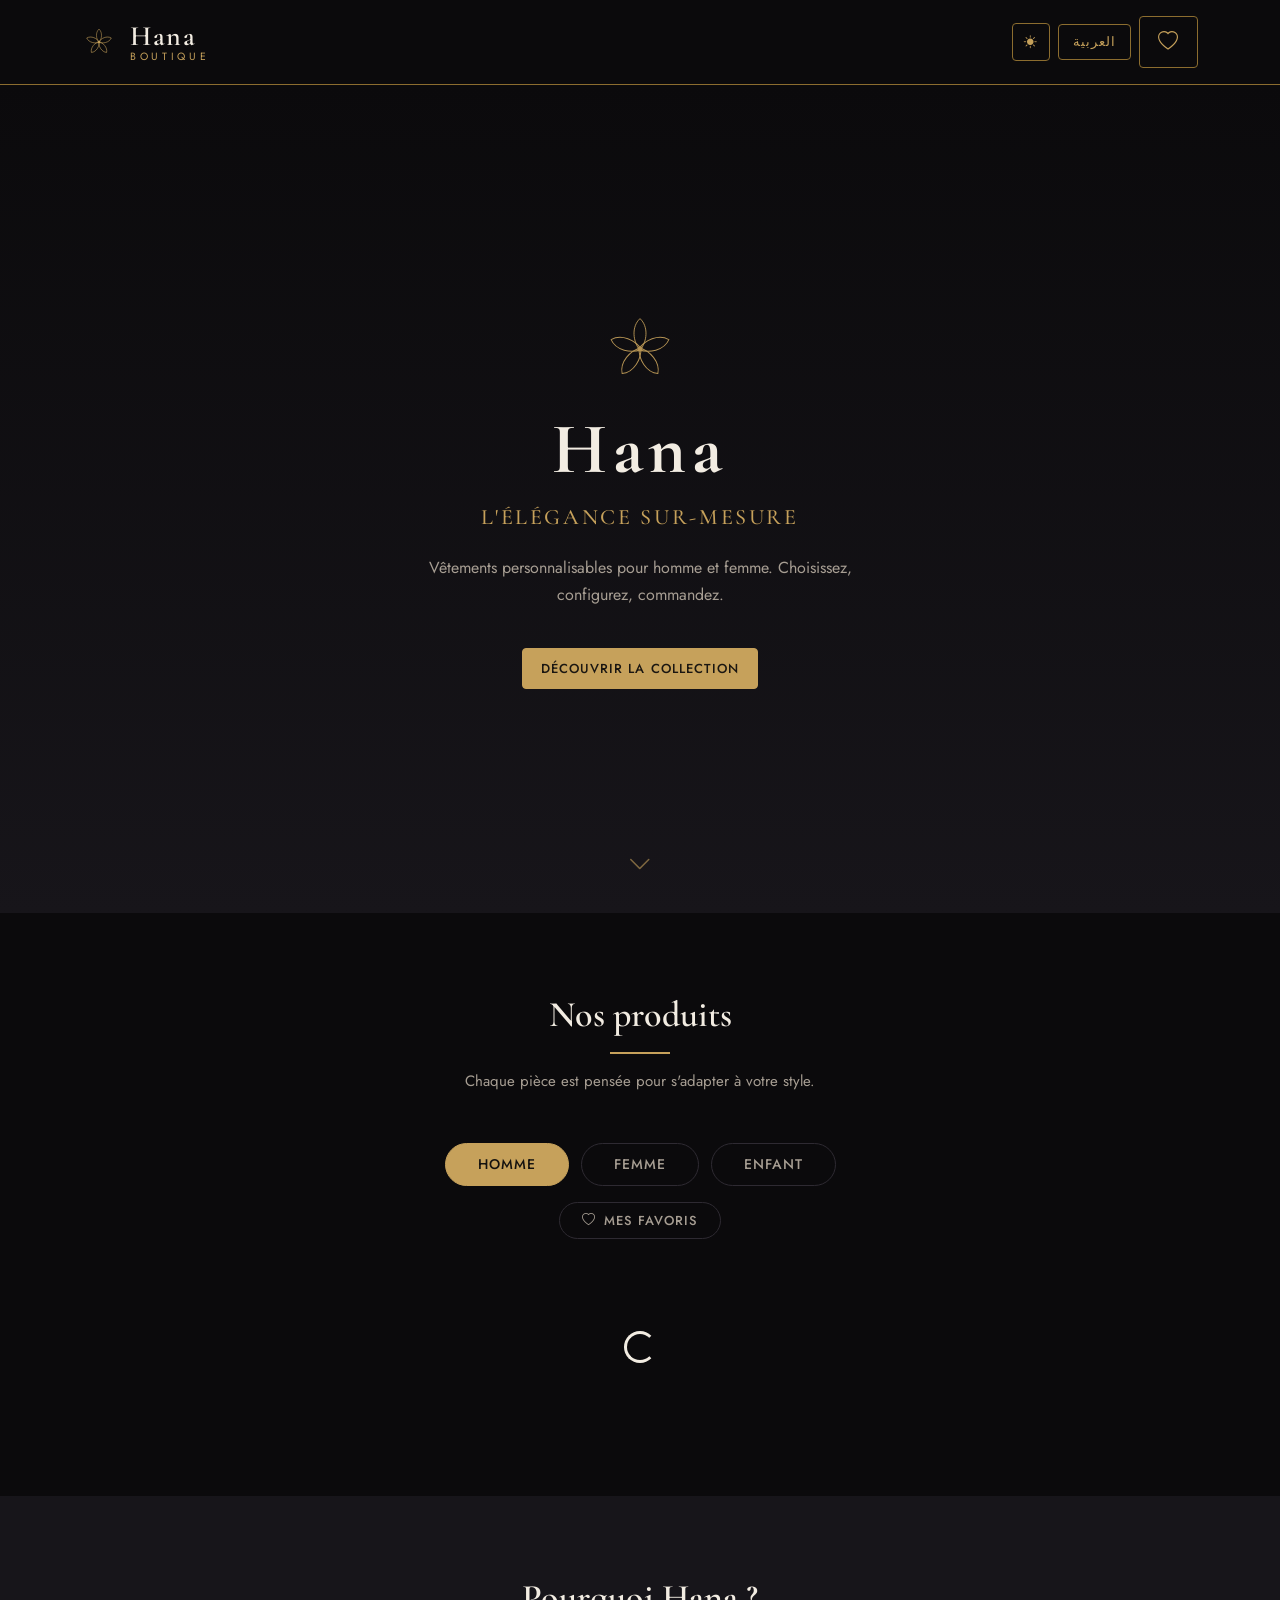
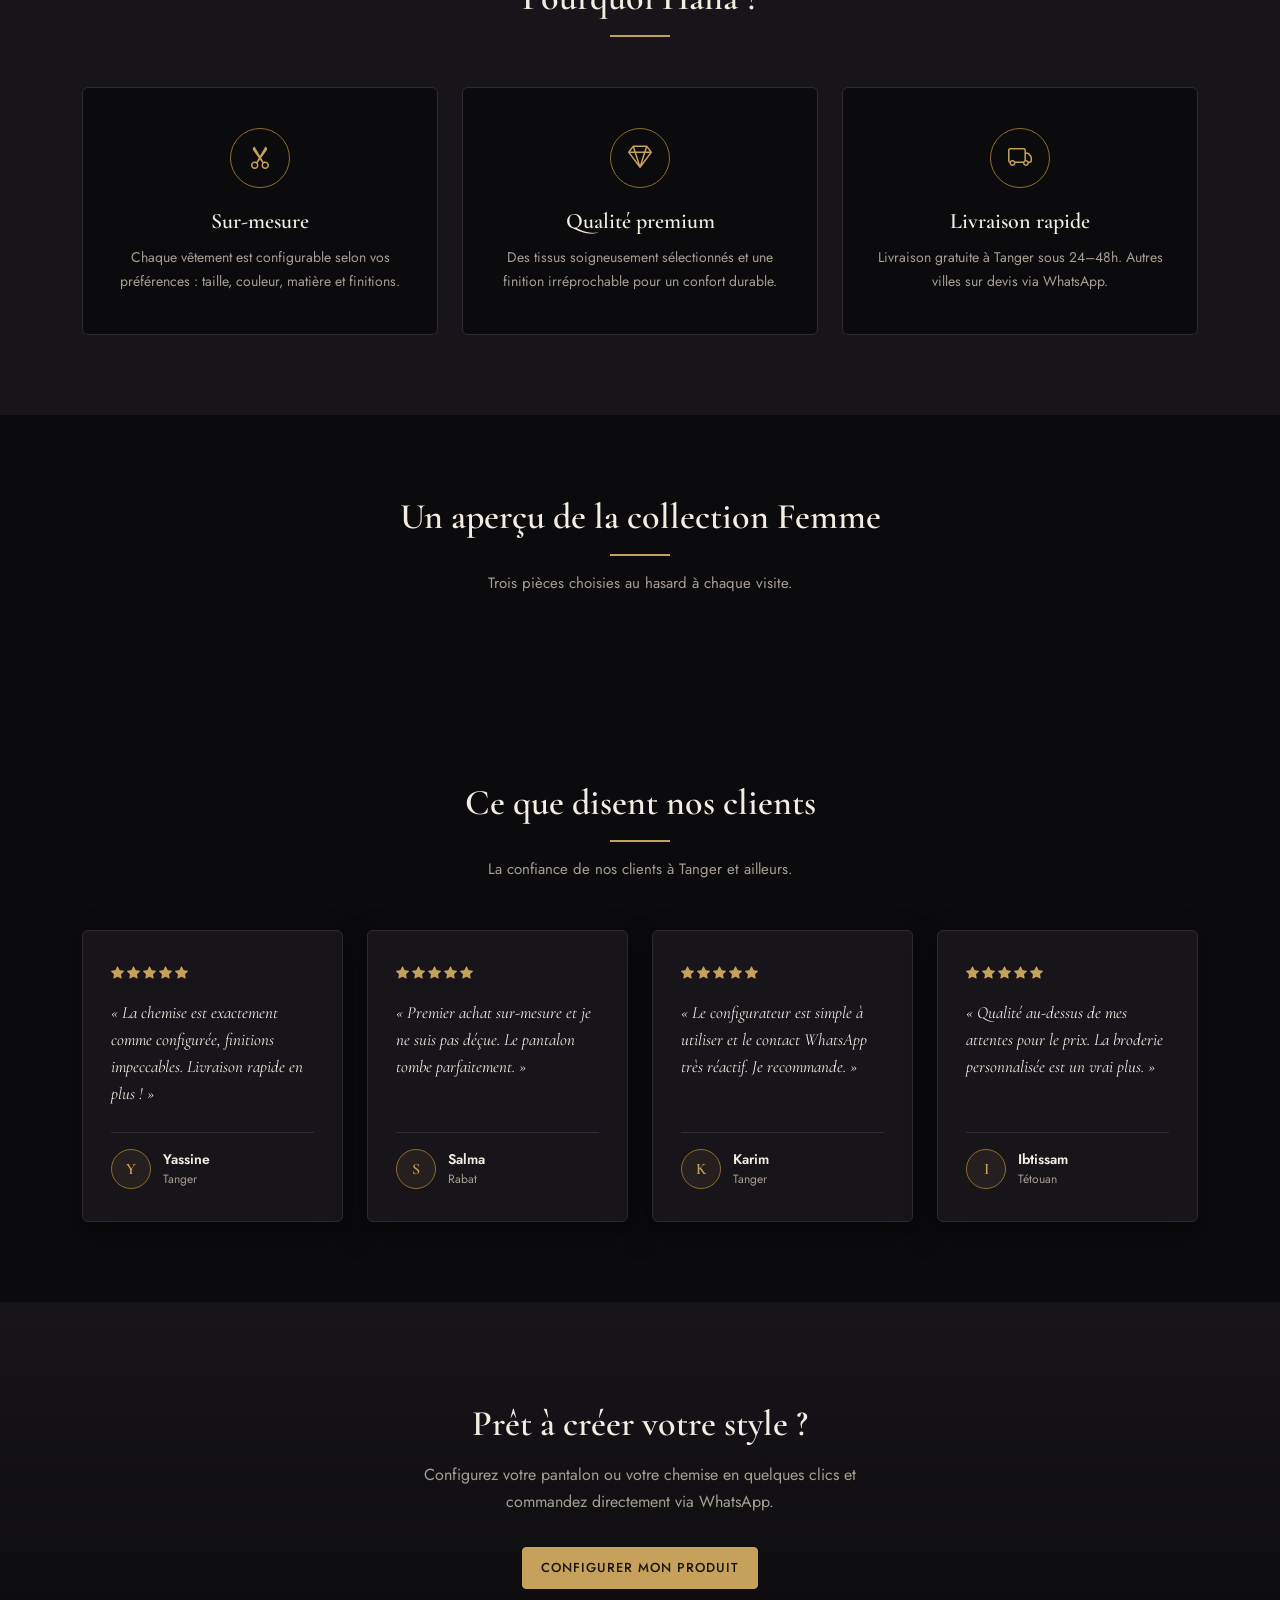
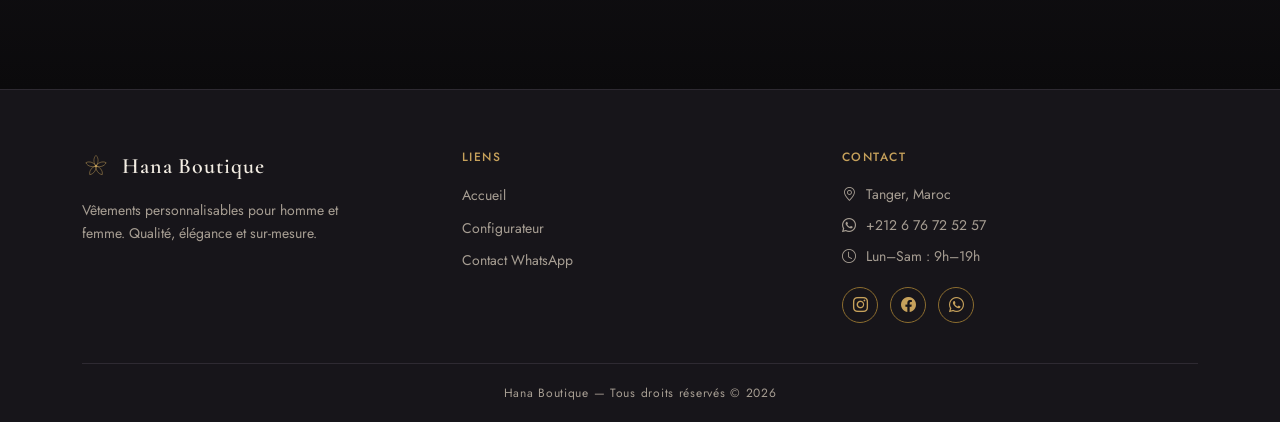
<file: index.html>
<!DOCTYPE html>
<html lang="fr">

<head>
    <meta charset="UTF-8">
    <meta name="viewport" content="width=device-width, initial-scale=1.0">
    <title>Hana Boutique — L'élégance sur-mesure</title>
    <meta name="description" content="Hana Boutique — pantalons, chemises et t-shirts pour homme personnalisables. Qualité premium, livraison rapide à Tanger.">
    <link rel="canonical" href="https://khamil-design.github.io/Hana_boutique/">

    <meta property="og:type" content="website">
    <meta property="og:title" content="Hana Boutique">
    <meta property="og:description" content="Pantalons, chemises et t-shirts pour homme personnalisables, faits sur-mesure selon vos préférences.">
    <meta property="og:image" content="https://khamil-design.github.io/Hana_boutique/images/favicon.svg">
    <meta property="og:url" content="https://khamil-design.github.io/Hana_boutique/">
    <meta property="og:locale" content="fr_FR">

    <link rel="icon" type="image/svg+xml" href="images/favicon.svg">

    <link rel="preconnect" href="https://fonts.googleapis.com">
    <link rel="preconnect" href="https://fonts.gstatic.com" crossorigin>
    <link href="https://fonts.googleapis.com/css2?family=Cormorant+Garamond:wght@500;600;700&family=Jost:wght@400;500;600&family=Cairo:wght@400;500;600;700&display=swap" rel="stylesheet">

    <link href="https://cdn.jsdelivr.net/npm/bootstrap@5.3.7/dist/css/bootstrap.min.css" rel="stylesheet">
    <link href="https://cdn.jsdelivr.net/npm/bootstrap-icons@1.13.1/font/bootstrap-icons.css" rel="stylesheet">

    <link rel="stylesheet" href="css/style.css?v=5">

    <script type="application/ld+json">
    {
      "@context": "https://schema.org",
      "@type": "ClothingStore",
      "name": "Hana Boutique",
      "description": "Pantalons, chemises et t-shirts pour homme personnalisables, faits sur-mesure.",
      "url": "https://khamil-design.github.io/Hana_boutique/",
      "image": "https://khamil-design.github.io/Hana_boutique/images/favicon.svg",
      "address": {
        "@type": "PostalAddress",
        "addressLocality": "Tanger",
        "addressCountry": "MA"
      },
      "priceRange": "25-55 DH"
    }
    </script>
</head>

<body>

    <!-- ================= HEADER ================= -->
    <header class="site-header">
        <div class="container py-3 d-flex justify-content-between align-items-center">
            <a href="index.html" class="brand text-decoration-none">
                <svg class="brand-emblem" viewBox="0 0 100 100" xmlns="http://www.w3.org/2000/svg" aria-hidden="true">
                    <g fill="none" stroke="currentColor" stroke-width="1.6" stroke-linecap="round" stroke-linejoin="round">
                        <path d="M50 52 C41 41 39 22 50 12 C61 22 59 41 50 52 Z" transform="rotate(0 50 50)"/>
                        <path d="M50 52 C41 41 39 22 50 12 C61 22 59 41 50 52 Z" transform="rotate(72 50 50)"/>
                        <path d="M50 52 C41 41 39 22 50 12 C61 22 59 41 50 52 Z" transform="rotate(144 50 50)"/>
                        <path d="M50 52 C41 41 39 22 50 12 C61 22 59 41 50 52 Z" transform="rotate(216 50 50)"/>
                        <path d="M50 52 C41 41 39 22 50 12 C61 22 59 41 50 52 Z" transform="rotate(288 50 50)"/>
                    </g>
                    <circle cx="50" cy="50" r="3.2" fill="currentColor" stroke="none"/>
                </svg>
                <div class="brand-text">
                    <span class="brand-name">Hana</span>
                    <span class="brand-subtitle">Boutique</span>
                </div>
            </a>
            <div class="d-flex align-items-center gap-2">
                <button id="btnTheme" class="btn btn-theme" aria-label="Passer au thème clair">
                    <i class="bi bi-sun-fill"></i>
                </button>
                <button id="btnLangue" class="btn btn-outline-gold btn-langue" aria-label="Changer de langue">
                    العربية
                </button>
                <button id="btnFavoris" class="btn btn-outline-gold btn-favoris-header position-relative" aria-label="Voir mes favoris">
                    <i class="bi bi-heart fs-5"></i>
                    <span id="favorisBadge" class="position-absolute top-0 start-100 translate-middle badge rounded-pill bg-danger"></span>
                </button>
            </div>
        </div>
    </header>

    <!-- ================= HERO ================= -->
    <section class="hero">
        <div class="hero-content">
            <svg class="hero-emblem" viewBox="0 0 100 100" xmlns="http://www.w3.org/2000/svg" aria-hidden="true">
                <g fill="none" stroke="currentColor" stroke-width="1.2" stroke-linecap="round" stroke-linejoin="round">
                    <path d="M50 52 C41 41 39 22 50 12 C61 22 59 41 50 52 Z" transform="rotate(0 50 50)"/>
                    <path d="M50 52 C41 41 39 22 50 12 C61 22 59 41 50 52 Z" transform="rotate(72 50 50)"/>
                    <path d="M50 52 C41 41 39 22 50 12 C61 22 59 41 50 52 Z" transform="rotate(144 50 50)"/>
                    <path d="M50 52 C41 41 39 22 50 12 C61 22 59 41 50 52 Z" transform="rotate(216 50 50)"/>
                    <path d="M50 52 C41 41 39 22 50 12 C61 22 59 41 50 52 Z" transform="rotate(288 50 50)"/>
                </g>
                <circle cx="50" cy="50" r="3.2" fill="currentColor" stroke="none"/>
            </svg>
            <h1 class="hero-title">Hana</h1>
            <p class="hero-slogan" data-i18n="slogan">L'élégance sur-mesure</p>
            <p class="hero-subtitle" data-i18n="heroSubtitle">Pantalons et chemises personnalisables pour homme. Choisissez, configurez, commandez.</p>
            <a href="configurateur.html" class="btn btn-hero" data-i18n="decouvrirCollection">
                <i class="bi bi-arrow-right-circle me-2"></i>Découvrir la collection
            </a>
        </div>
        <div class="hero-scroll">
            <i class="bi bi-chevron-down"></i>
        </div>
    </section>

    <!-- ================= NOS PRODUITS ================= -->
    <section class="section-produits">
        <div class="container">
            <div class="section-header text-center">
                <h2 class="section-title" data-i18n="nosProduits">Nos produits</h2>
                <div class="section-separator"></div>
                <p class="section-subtitle" data-i18n="produitsSubtitle">Chaque pièce est pensée pour s'adapter à votre style.</p>
            </div>

            <div class="genre-tabs" role="tablist">
                <button type="button" class="genre-tab active" data-genre="homme" role="tab" aria-selected="true" data-i18n="ongletHomme">Homme</button>
                <button type="button" class="genre-tab" data-genre="femme" role="tab" aria-selected="false" data-i18n="ongletFemme">Femme</button>
                 <button type="button" class="genre-tab" data-genre="enfant" role="tab" aria-selected="false" data-i18n="ongletEnfant">Enfant</button>
            </div>
            <div class="favoris-filtre">
                <button type="button" id="btnFiltreFavoris" class="btn-filtre-favoris" aria-pressed="false" aria-label="Afficher uniquement mes favoris">
                    <i class="bi bi-heart me-2"></i>
                    <span data-i18n="mesFavoris">Mes favoris</span>
                </button>
            </div>
            <div id="produitsGrid" class="row g-4">
                <!-- Généré dynamiquement par accueil.js -->
                <div class="col-12 text-center py-5">
                    <div class="spinner-border text-gold" role="status">
                        <span class="visually-hidden">Chargement...</span>
                    </div>
                </div>
            </div>
        </div>
    </section>

    <!-- ================= POURQUOI HANA ================= -->
    <section class="section-avantages">
        <div class="container">
            <div class="section-header text-center">
                <h2 class="section-title" data-i18n="pourquoiHana">Pourquoi Hana ?</h2>
                <div class="section-separator"></div>
            </div>
            <div class="row g-4">
                <div class="col-md-4">
                    <div class="avantage-card">
                        <div class="avantage-icone">
                            <i class="bi bi-scissors"></i>
                        </div>
                        <h4 data-i18n="avantage1Titre">Sur-mesure</h4>
                        <p data-i18n="avantage1Texte">Chaque vêtement est configurable selon vos préférences : taille, couleur, matière et finitions.</p>
                    </div>
                </div>
                <div class="col-md-4">
                    <div class="avantage-card">
                        <div class="avantage-icone">
                            <i class="bi bi-gem"></i>
                        </div>
                        <h4 data-i18n="avantage2Titre">Qualité premium</h4>
                        <p data-i18n="avantage2Texte">Des tissus soigneusement sélectionnés et une finition irréprochable pour un confort durable.</p>
                    </div>
                </div>
                <div class="col-md-4">
                    <div class="avantage-card">
                        <div class="avantage-icone">
                            <i class="bi bi-truck"></i>
                        </div>
                        <h4 data-i18n="avantage3Titre">Livraison rapide</h4>
                        <p data-i18n="avantage3Texte">Livraison gratuite à Tanger sous 24–48h. Autres villes sur devis via WhatsApp.</p>
                    </div>
                </div>
            </div>
        </div>
    </section>

    <!-- ================= APERÇU ALÉATOIRE (FEMME) ================= -->
    <section class="section-apercu">
        <div class="container">
            <div class="section-header text-center">
                <h2 class="section-title" data-i18n="apercuTitre">Un aperçu de la collection Femme</h2>
                <div class="section-separator"></div>
                <p class="section-subtitle" data-i18n="apercuSubtitle">Trois pièces choisies au hasard à chaque visite.</p>
            </div>
            <div class="row g-4" id="apercuGrid"></div>
        </div>
    </section>

    <!-- ================= AVIS CLIENTS ================= -->
    <section class="section-avis">
        <div class="container">
            <div class="section-header text-center">
                <h2 class="section-title" data-i18n="avisTitre">Ce que disent nos clients</h2>
                <div class="section-separator"></div>
                <p class="section-subtitle" data-i18n="avisSubtitle">La confiance de nos clients à Tanger et ailleurs.</p>
            </div>
            <div class="row g-4">
                <div class="col-md-6 col-lg-3">
                    <div class="avis-card">
                        <div class="avis-etoiles">
                            <i class="bi bi-star-fill"></i><i class="bi bi-star-fill"></i><i class="bi bi-star-fill"></i><i class="bi bi-star-fill"></i><i class="bi bi-star-fill"></i>
                        </div>
                        <p class="avis-texte" data-i18n="avis1Texte">« La chemise est exactement comme configurée, finitions impeccables. Livraison rapide en plus ! »</p>
                        <div class="avis-auteur">
                            <div class="avis-avatar">Y</div>
                            <div>
                                <div class="avis-nom">Yassine</div>
                                <div class="avis-ville">Tanger</div>
                            </div>
                        </div>
                    </div>
                </div>
                <div class="col-md-6 col-lg-3">
                    <div class="avis-card">
                        <div class="avis-etoiles">
                            <i class="bi bi-star-fill"></i><i class="bi bi-star-fill"></i><i class="bi bi-star-fill"></i><i class="bi bi-star-fill"></i><i class="bi bi-star-fill"></i>
                        </div>
                        <p class="avis-texte" data-i18n="avis2Texte">« Premier achat sur-mesure et je ne suis pas déçue. Le pantalon tombe parfaitement. »</p>
                        <div class="avis-auteur">
                            <div class="avis-avatar">S</div>
                            <div>
                                <div class="avis-nom">Salma</div>
                                <div class="avis-ville">Rabat</div>
                            </div>
                        </div>
                    </div>
                </div>
                <div class="col-md-6 col-lg-3">
                    <div class="avis-card">
                        <div class="avis-etoiles">
                            <i class="bi bi-star-fill"></i><i class="bi bi-star-fill"></i><i class="bi bi-star-fill"></i><i class="bi bi-star-fill"></i><i class="bi bi-star-fill"></i>
                        </div>
                        <p class="avis-texte" data-i18n="avis3Texte">« Le configurateur est simple à utiliser et le contact WhatsApp très réactif. Je recommande. »</p>
                        <div class="avis-auteur">
                            <div class="avis-avatar">K</div>
                            <div>
                                <div class="avis-nom">Karim</div>
                                <div class="avis-ville">Tanger</div>
                            </div>
                        </div>
                    </div>
                </div>
                <div class="col-md-6 col-lg-3">
                    <div class="avis-card">
                        <div class="avis-etoiles">
                            <i class="bi bi-star-fill"></i><i class="bi bi-star-fill"></i><i class="bi bi-star-fill"></i><i class="bi bi-star-fill"></i><i class="bi bi-star-fill"></i>
                        </div>
                        <p class="avis-texte" data-i18n="avis4Texte">« Qualité au-dessus de mes attentes pour le prix. La broderie personnalisée est un vrai plus. »</p>
                        <div class="avis-auteur">
                            <div class="avis-avatar">I</div>
                            <div>
                                <div class="avis-nom">Ibtissam</div>
                                <div class="avis-ville">Tétouan</div>
                            </div>
                        </div>
                    </div>
                </div>
            </div>
        </div>
    </section>

    <!-- ================= CTA FINAL ================= -->
    <section class="section-cta">
        <div class="container text-center">
            <h2 class="cta-title" data-i18n="ctaTitre">Prêt à créer votre style ?</h2>
            <p class="cta-subtitle" data-i18n="ctaSubtitle">Configurez votre pantalon ou votre chemise en quelques clics et commandez directement via WhatsApp.</p>
            <a href="configurateur.html" class="btn btn-hero btn-hero-lg" data-i18n="ctaBouton">
                <i class="bi bi-sliders me-2"></i>Configurer mon produit
            </a>
        </div>
    </section>

    <!-- ================= FOOTER ================= -->
    <footer class="footer-main">
        <div class="container">
            <div class="row g-4">
                <div class="col-lg-4">
                    <div class="footer-brand">
                        <svg class="footer-emblem" viewBox="0 0 100 100" xmlns="http://www.w3.org/2000/svg" aria-hidden="true">
                            <g fill="none" stroke="currentColor" stroke-width="1.6" stroke-linecap="round" stroke-linejoin="round">
                                <path d="M50 52 C41 41 39 22 50 12 C61 22 59 41 50 52 Z" transform="rotate(0 50 50)"/>
                                <path d="M50 52 C41 41 39 22 50 12 C61 22 59 41 50 52 Z" transform="rotate(72 50 50)"/>
                                <path d="M50 52 C41 41 39 22 50 12 C61 22 59 41 50 52 Z" transform="rotate(144 50 50)"/>
                                <path d="M50 52 C41 41 39 22 50 12 C61 22 59 41 50 52 Z" transform="rotate(216 50 50)"/>
                                <path d="M50 52 C41 41 39 22 50 12 C61 22 59 41 50 52 Z" transform="rotate(288 50 50)"/>
                            </g>
                            <circle cx="50" cy="50" r="3.2" fill="currentColor" stroke="none"/>
                        </svg>
                        <span class="footer-brand-name">Hana Boutique</span>
                    </div>
                    <p class="footer-desc" data-i18n="footerDesc">Pantalons et chemises personnalisables pour homme. Qualité, élégance et sur-mesure.</p>
                </div>
                <div class="col-lg-4">
                    <h5 class="footer-title" data-i18n="footerLiens">Liens</h5>
                    <ul class="footer-links">
                        <li><a href="index.html" data-i18n="accueil">Accueil</a></li>
                        <li><a href="configurateur.html" data-i18n="configurateur">Configurateur</a></li>
                        <li><a href="https://wa.me/212676725257" target="_blank" data-i18n="contactWhatsApp">Contact WhatsApp</a></li>
                    </ul>
                </div>
                <div class="col-lg-4">
                    <h5 class="footer-title" data-i18n="footerContact">Contact</h5>
                    <ul class="footer-contact">
                        <li><i class="bi bi-geo-alt"></i> Tanger, Maroc</li>
                        <li><a href="https://wa.me/212676725257" target="_blank"><i class="bi bi-whatsapp"></i> +212 6 76 72 52 57</a></li>
                        <li><i class="bi bi-clock"></i> Lun–Sam : 9h–19h</li>
                    </ul>
                    <div class="footer-socials">
                        <a href="#" aria-label="Instagram"><i class="bi bi-instagram"></i></a>
                        <a href="#" aria-label="Facebook"><i class="bi bi-facebook"></i></a>
                        <a href="https://wa.me/212676725257" target="_blank" aria-label="WhatsApp"><i class="bi bi-whatsapp"></i></a>
                    </div>
                </div>
            </div>
            <div class="footer-bottom">
                <p id="footerText">Hana Boutique — Tous droits réservés © 2026</p>
            </div>
        </div>
    </footer>

    <!-- ================= SCRIPTS ================= -->
    <script type="module" src="js/accueil.js?v=5"></script>
    <script src="https://cdn.jsdelivr.net/npm/bootstrap@5.3.7/dist/js/bootstrap.bundle.min.js"></script>

    <div id="toastContainer" class="toast-container" role="status" aria-live="polite"></div>
<!-- Bouton ScrollToTop -->
<button class="scroll-to-top" id="scrollTopBtn" aria-label="Remonter en haut">
  <svg viewBox="0 0 24 24" fill="none" stroke="currentColor" stroke-width="2.2" stroke-linecap="round" stroke-linejoin="round">
    <path d="M18 15l-6-6-6 6"/>
  </svg>
</button>

<script>
(function() {
  const btn = document.getElementById('scrollTopBtn');

  window.addEventListener('scroll', function() {
    if (window.scrollY > 300) {
      btn.classList.add('visible');
    } else {
      btn.classList.remove('visible');
    }
  });

  btn.addEventListener('click', function() {
    window.scrollTo({ top: 0, behavior: 'smooth' });
  });
})();
</script>
</body>

</html>
</file>
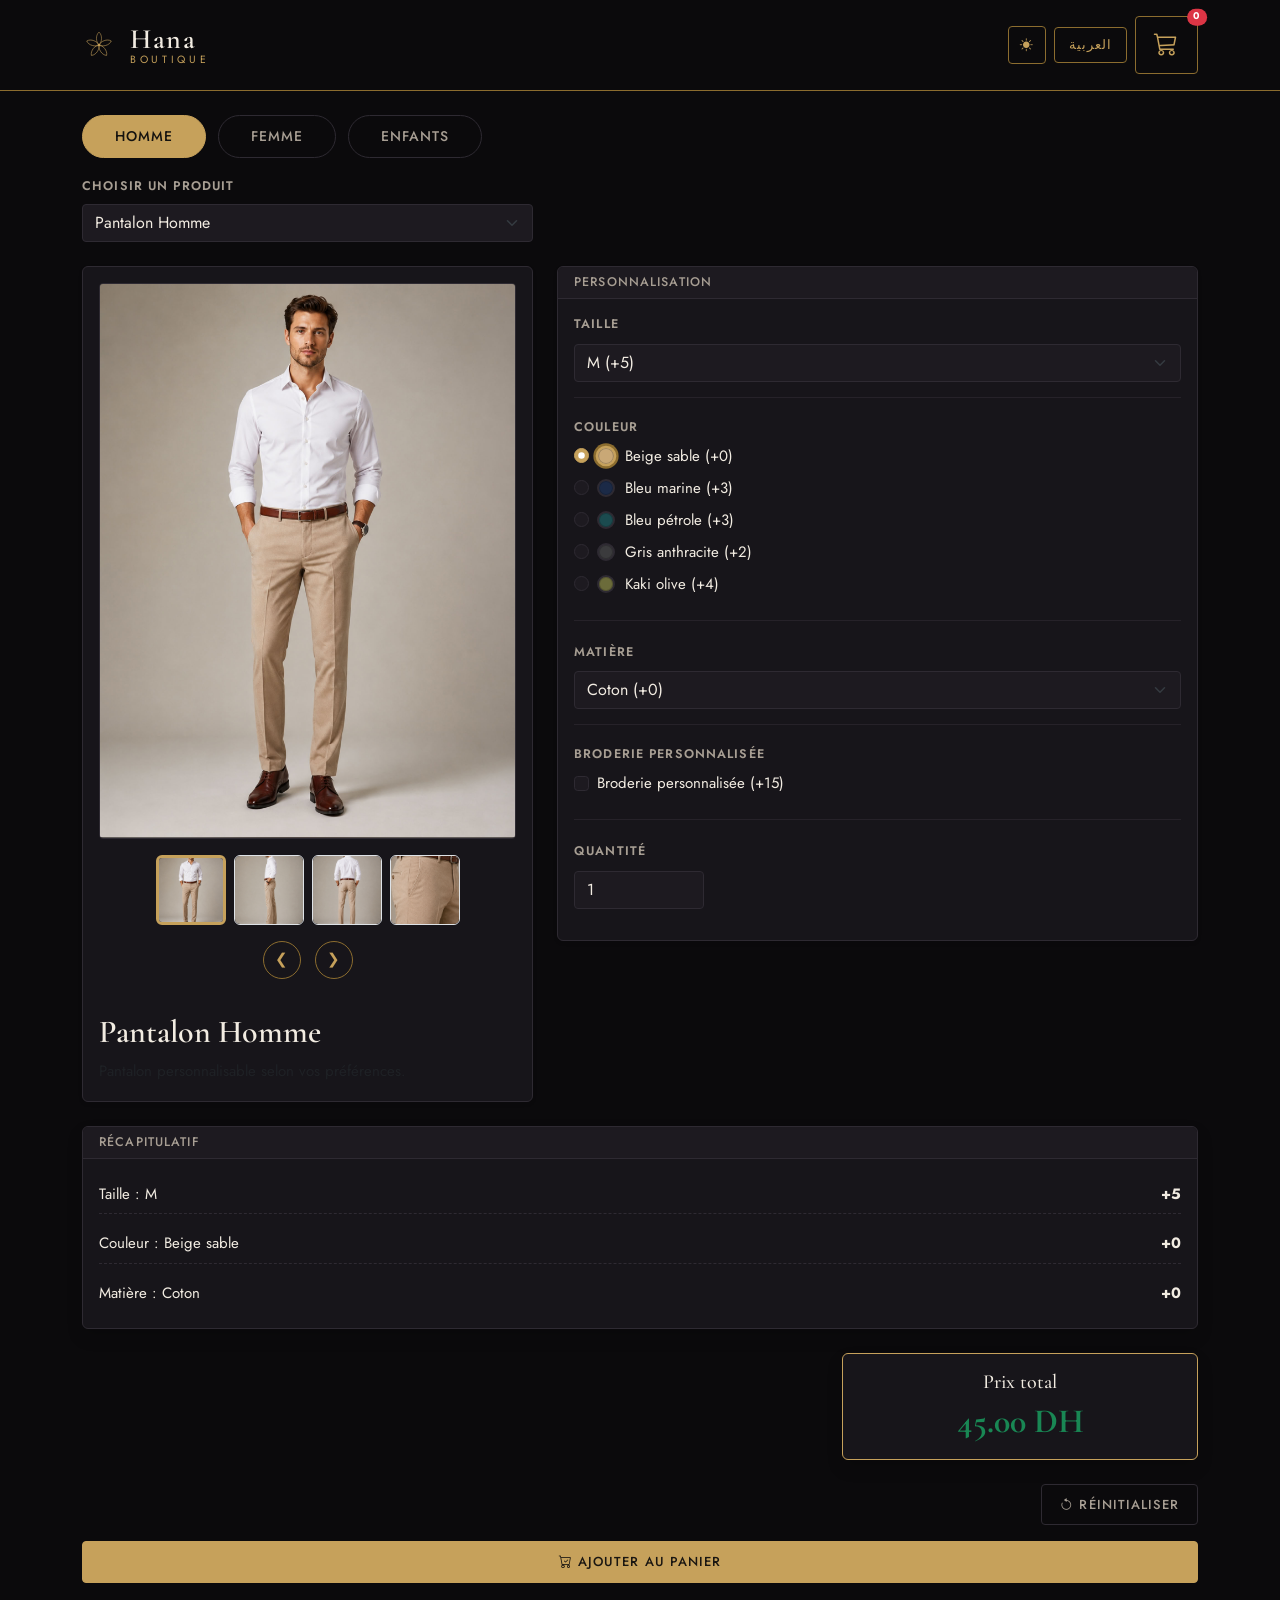
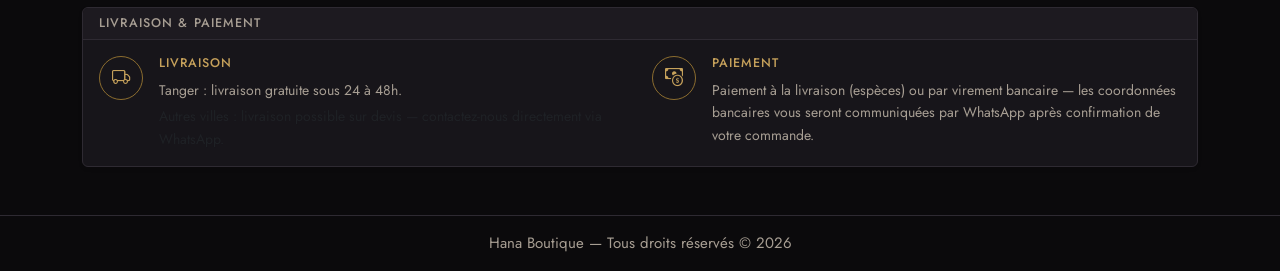
<file: configurateur.html>
<!DOCTYPE html>
<html lang="fr">

<head>

    <meta charset="UTF-8">
    <meta name="viewport" content="width=device-width, initial-scale=1.0">

    <title>Hana Boutique — Configurateur</title>

    <meta name="description" content="Hana Boutique — pantalons, chemises et t-shirts pour homme personnalisables : choisissez la couleur, la taille et les finitions, et commandez directement via WhatsApp.">
    <link rel="canonical" href="https://khamil-design.github.io/Hana_boutique/configurateur.html">

    <!-- Open Graph -->
    <meta property="og:type" content="website">
    <meta property="og:title" content="Hana Boutique — Configurateur">
    <meta property="og:description" content="Pantalons, chemises et t-shirts pour homme personnalisables, faits sur-mesure selon vos préférences.">
    <meta property="og:image" content="https://khamil-design.github.io/Hana_boutique/images/favicon.svg">
    <meta property="og:url" content="https://khamil-design.github.io/Hana_boutique/configurateur.html">
    <meta property="og:locale" content="fr_FR">

    <!-- Favicon -->
    <link rel="icon" type="image/svg+xml" href="images/favicon.svg">

    <!-- Polices -->
    <link rel="preconnect" href="https://fonts.googleapis.com">
    <link rel="preconnect" href="https://fonts.gstatic.com" crossorigin>
    <link href="https://fonts.googleapis.com/css2?family=Cormorant+Garamond:wght@500;600;700&family=Jost:wght@400;500;600&family=Cairo:wght@400;500;600;700&display=swap" rel="stylesheet">

    <!-- Bootstrap -->
    <link id="bootstrapCss" href="https://cdn.jsdelivr.net/npm/bootstrap@5.3.7/dist/css/bootstrap.min.css" rel="stylesheet">

    <!-- Bootstrap Icons -->
    <link href="https://cdn.jsdelivr.net/npm/bootstrap-icons@1.13.1/font/bootstrap-icons.css" rel="stylesheet">

    <!-- Feuille de style -->
    <link rel="stylesheet" href="css/style.css?v=3">

</head>

<body>

    <!-- ================= HEADER ================= -->

<header class="site-header">

    <div class="container py-3 d-flex justify-content-between align-items-center">

        <a href="index.html" class="brand text-decoration-none">

            <svg class="brand-emblem" viewBox="0 0 100 100" xmlns="http://www.w3.org/2000/svg" aria-hidden="true">
                <g fill="none" stroke="currentColor" stroke-width="1.6" stroke-linecap="round" stroke-linejoin="round">
                    <path d="M50 52 C41 41 39 22 50 12 C61 22 59 41 50 52 Z" transform="rotate(0 50 50)"/>
                    <path d="M50 52 C41 41 39 22 50 12 C61 22 59 41 50 52 Z" transform="rotate(72 50 50)"/>
                    <path d="M50 52 C41 41 39 22 50 12 C61 22 59 41 50 52 Z" transform="rotate(144 50 50)"/>
                    <path d="M50 52 C41 41 39 22 50 12 C61 22 59 41 50 52 Z" transform="rotate(216 50 50)"/>
                    <path d="M50 52 C41 41 39 22 50 12 C61 22 59 41 50 52 Z" transform="rotate(288 50 50)"/>
                </g>
                <circle cx="50" cy="50" r="3.2" fill="currentColor" stroke="none"/>
            </svg>

            <div class="brand-text">
                <span class="brand-name">Hana</span>
                <span class="brand-subtitle">Boutique</span>
            </div>

        </a>

        <div class="d-flex align-items-center gap-2">

            <button
                id="btnTheme"
                class="btn btn-theme"
                aria-label="Passer au thème clair">
                <i class="bi bi-sun-fill"></i>
            </button>

            <button
                id="btnLangue"
                class="btn btn-outline-gold btn-langue"
                aria-label="Changer de langue">
                العربية
            </button>

            <button
                class="btn btn-outline-gold position-relative"
                id="btnPanier"
                data-bs-toggle="offcanvas"
                data-bs-target="#panierCanvas"
                aria-label="Voir le panier"
                data-i18n-aria="voirLePanier">
                <i class="bi bi-cart3 fs-4"></i>
                <span
                    id="cartBadge"
                    class="position-absolute top-0 start-100 translate-middle badge rounded-pill bg-danger">
                    0
                </span>
            </button>

        </div>

    </div>

</header>

    <!-- ================= CONTENU ================= -->

    <main class="container my-4">

        <!-- ================= SELECTEUR DE PRODUIT ================= -->

        <div class="genre-tabs genre-tabs-inline mb-3" role="tablist">
            <button type="button" class="genre-tab active" data-genre="homme" role="tab" aria-selected="true" data-i18n="ongletHomme">Homme</button>
            <button type="button" class="genre-tab" data-genre="femme" role="tab" aria-selected="false" data-i18n="ongletFemme">Femme</button>
             <button type="button" class="genre-tab" data-genre="enfant" role="tab" aria-selected="false" data-i18n="ongletEnfant">Enfants</button>
        </div>

        <div class="row mb-4">
            <div class="col-md-5">
                <label for="productSelector" class="form-label fw-semibold" data-i18n="choisirProduit">
                    Choisir un produit
                </label>
                <select id="productSelector" class="form-select">
                </select>
            </div>
        </div>

        <div class="row">

            <!-- IMAGE PRODUIT -->
            <div class="col-lg-5">
                <div class="card shadow-sm">
                <div class="gallery">
    <div class="gallery-viewer">
        <div class="gallery-image-box">
            <div id="productImageBackdrop" class="product-image-backdrop" aria-hidden="true"></div>
            <img id="productImage" class="img-fluid">
        </div>
    </div>
    <div class="gallery-nav">
        <button id="galleryPrev" class="gallery-btn" aria-label="Photo précédente" data-i18n-aria="photoPrecedente">
            ❮
        </button>
        <button id="galleryNext" class="gallery-btn" aria-label="Photo suivante" data-i18n-aria="photoSuivante">
            ❯
        </button>
    </div>
</div>
                    <div class="card-body">
                        <h1 id="productTitle" class="product-title mb-2">Chargement...</h1>
                        <p id="productDescription" class="text-muted mb-0">Description...</p>
                    </div>
                </div>
            </div>

            <!-- CONFIGURATION -->
            <div class="col-lg-7">
                <div class="card shadow-sm">
                    <div class="card-header">
                        <h4 class="mb-0" data-i18n="personnalisation">Personnalisation</h4>
                    </div>
                    <div class="card-body">
                        <form id="configForm">
                        </form>
                    </div>
                </div>
            </div>
        </div>

        <!-- ================= RECAP ================= -->
        <div class="row mt-4">
            <div class="col-12">
                <div class="card shadow">
                    <div class="card-header">
                        <h4 class="mb-0" data-i18n="recapitulatif">Récapitulatif</h4>
                    </div>
                    <div class="card-body">
                        <div id="summary"></div>
                    </div>
                </div>
            </div>
        </div>

        <!-- ================= PRIX ================= -->
        <div class="row mt-4">
            <div class="col-lg-8"></div>
            <div class="col-lg-4">
                <div class="card border-success shadow">
                    <div class="card-body text-center">
                        <h5 data-i18n="prixTotalTitre">Prix total</h5>
                        <div id="totalPrice" class="display-5 text-success" role="text">0 DH</div>
                    </div>
                </div>
            </div>
        </div>

        <!-- ================= ACTIONS ================= -->
        <div class="row mt-4">
            <div class="col text-end">
                <button id="btnReset" class="btn btn-outline-secondary">
                    <i class="bi bi-arrow-counterclockwise"></i>
                    <span data-i18n="reinitialiser">Réinitialiser</span>
                </button>
            </div>
        </div>
        <div class="row mt-3">
            <div class="col">
                <button id="btnOrder" class="btn btn-success w-100">
                    <i class="bi bi-cart-check"></i>
                    <span data-i18n="ajouterAuPanier">Ajouter au panier</span>
                </button>
            </div>
        </div>

        <!-- ================= LIVRAISON & PAIEMENT ================= -->
        <div class="row mt-4">
            <div class="col-12">
                <div class="card shadow-sm">
                    <div class="card-header">
                        <h4 class="mb-0" data-i18n="livraisonPaiementTitre">Livraison &amp; Paiement</h4>
                    </div>
                    <div class="card-body">
                        <div class="row g-4">
                            <div class="col-md-6 info-bloc">
                                <div class="info-icone">
                                    <i class="bi bi-truck"></i>
                                </div>
                                <div>
                                    <h6 data-i18n="livraisonTitre">Livraison</h6>
                                    <p class="mb-1" data-i18n="livraisonTanger">Tanger : livraison gratuite sous 24 à 48h.</p>
                                    <p class="mb-0 text-muted" data-i18n="livraisonAutres">Autres villes : livraison possible sur devis — contactez-nous directement via WhatsApp.</p>
                                </div>
                            </div>
                            <div class="col-md-6 info-bloc">
                                <div class="info-icone">
                                    <i class="bi bi-cash-coin"></i>
                                </div>
                                <div>
                                    <h6 data-i18n="paiementTitre">Paiement</h6>
                                    <p class="mb-0" data-i18n="paiementTexte">Paiement à la livraison (espèces) ou par virement bancaire — les coordonnées bancaires vous seront communiquées par WhatsApp après confirmation de votre commande.</p>
                                </div>
                            </div>
                        </div>
                    </div>
                </div>
            </div>
        </div>
    </main>

<!-- ================= PANIER ================= -->

<div class="offcanvas offcanvas-end" tabindex="-1" id="panierCanvas">

    <div class="offcanvas-header">

        <h4>
            <i class="bi bi-cart3"></i>
            <span data-i18n="monPanier">Mon panier</span>
        </h4>

        <div class="d-flex align-items-center gap-2">
            <button
                id="btnViderPanier"
                class="btn btn-sm btn-outline-danger"
                data-i18n="viderPanier">
                Vider
            </button>
            <button
                class="btn-close"
                data-bs-dismiss="offcanvas"
                aria-label="Fermer"
                data-i18n-aria="fermer">
            </button>
        </div>

    </div>

    <div class="offcanvas-body">

        <div id="cartItems">
            <p class="text-muted">Votre panier est vide.</p>
        </div>

        <hr>

        <div class="d-flex justify-content-between">
            <strong data-i18n="totalLabel">Total :</strong>
            <strong id="cartTotal">0 DH</strong>
        </div>

        <div class="d-grid mt-4">
            <button class="btn btn-success" id="btnCheckout">
                <span data-i18n="commander">Commander</span>
            </button>
        </div>

    </div>

</div>

    <!-- ================= FOOTER ================= -->

    <footer class="mt-5 py-3">
        <div class="container text-center" id="footerText">
            Hana Boutique — Tous droits réservés
        </div>
    </footer>

    <!-- ================= TOASTS ================= -->
    <div id="toastContainer" class="toast-container" role="status" aria-live="polite"></div>

    <!-- ================= SCRIPTS ================= -->
    <script type="module" src="js/app.js?v=3"></script>
    <script src="https://cdn.jsdelivr.net/npm/bootstrap@5.3.7/dist/js/bootstrap.bundle.min.js"></script>
</body>

</html>
</file>
<file: css/style.css>
/* =====================================================
   HANA BOUTIQUE
   style.css — identité chic & élégante
   Thèmes : Sombre (dark) & Clair (light)
===================================================== */

/* =====================================================
   VARIABLES — Thème SOMBRE (par défaut)
===================================================== */

:root {
    --bg:            #0B0A0C;
    --surface:       #17151A;
    --surface-alt:   #1D1A20;
    --border:        #2E2A32;
    --border-soft:   #262229;
    --gold:          #C6A15B;
    --gold-soft:     #E4C989;
    --gold-deep:     #8C6D2F;
    --text:          #F2ECE2;
    --text-muted:    #A79E93;
    --success:       #3E7A67;
    --danger:        #B0524C;
    --whatsapp:      #25D366;
    --font-display:  'Cormorant Garamond', Georgia, serif;
    --font-body:     'Jost', 'Segoe UI', Arial, sans-serif;
    --font-arabe:    'Cairo', 'Segoe UI', Tahoma, sans-serif;
    --radius: 4px;
    --radius-lg: 6px;
    --transition: .30s;
    --shadow: 0 10px 30px rgba(0,0,0,.35);
}

/* =====================================================
   VARIABLES — Thème CLAIR
===================================================== */

[data-theme="light"] {
    --bg:            #F8F6F3;
    --surface:       #FFFFFF;
    --surface-alt:   #F2EFEA;
    --border:        #E5E2DE;
    --border-soft:   #EDEAE6;
    --gold:          #C6A15B;
    --gold-soft:     #A88940;
    --gold-deep:     #8C6D2F;
    --text:          #1A1A1A;
    --text-muted:    #8A8279;
    --success:       #3E7A67;
    --danger:        #B0524C;
    --whatsapp:      #25D366;
    --shadow: 0 10px 30px rgba(0,0,0,.08);
}

/* =====================================================
   GÉNÉRAL
===================================================== */

body{
    background:var(--bg);
    color:var(--text);
    font-family:var(--font-body);
    font-size:15px;
    transition: background-color .35s ease, color .35s ease;
}

h1,h2,h3,h4,h5,h6{
    font-family:var(--font-display);
    color:var(--text);
    transition: color .35s ease;
}

a{
    color:var(--gold);
}

.form-label,
.option-title,
.card-header h4,
.summary-label{
    font-family:var(--font-body);
    text-transform:uppercase;
    letter-spacing:.09em;
    font-size:12.5px;
    color:var(--text-muted);
    transition: color .35s ease;
}

/* =====================================================
   HEADER / MARQUE
===================================================== */

.site-header{
    background:var(--bg);
    border-bottom:1px solid var(--gold-deep);
    transition: background-color .35s ease, border-color .35s ease;
    position: sticky;
    top: 0;
    z-index: 1000;
}

.brand{
    display:flex;
    align-items:center;
    gap:14px;
}

.brand-emblem{
    width:34px;
    height:34px;
    color:var(--gold);
    flex-shrink:0;
}

.brand-text{
    display:flex;
    flex-direction:column;
    line-height:1;
}

.brand-name{
    font-family:var(--font-display);
    font-weight:600;
    font-size:28px;
    letter-spacing:.06em;
    color:var(--text);
    transition: color .35s ease;
}

.brand-subtitle{
    font-family:var(--font-body);
    font-size:10.5px;
    letter-spacing:.35em;
    text-transform:uppercase;
    color:var(--gold);
    margin-top:2px;
}

/* =====================================================
   BOUTON TOGGLE THÈME
===================================================== */

.btn-theme{
    width:38px;
    height:38px;
    border-radius:50%;
    border:1px solid var(--gold-deep);
    background:transparent;
    color:var(--gold);
    font-size:16px;
    cursor:pointer;
    transition:var(--transition);
    display:flex;
    align-items:center;
    justify-content:center;
    padding:0;
}

.btn-theme:hover,
.btn-theme:focus{
    border-color:var(--gold);
    background:rgba(198,161,91,.12);
    color:var(--gold-soft);
}

[data-theme="light"] .btn-theme{
    color:var(--gold-deep);
    border-color:var(--gold);
}

[data-theme="light"] .btn-theme:hover{
    background:rgba(198,161,91,.15);
    color:var(--gold);
}

/* =====================================================
   HERO (PAGE D'ACCUEIL)
===================================================== */

.hero{
    min-height: 92vh;
    display: flex;
    flex-direction: column;
    align-items: center;
    justify-content: center;
    text-align: center;
    padding: 60px 20px;
    position: relative;
    background: linear-gradient(180deg, var(--bg) 0%, var(--surface) 100%);
    transition: background .35s ease;
}

.hero-content{
    max-width: 700px;
    animation: fadeUp 1s ease;
}

@keyframes fadeUp{
    from { opacity: 0; transform: translateY(30px); }
    to   { opacity: 1; transform: translateY(0); }
}

.hero-emblem{
    width: 80px;
    height: 80px;
    color: var(--gold);
    margin-bottom: 24px;
    opacity: 0.9;
}

.hero-title{
    font-family: var(--font-display);
    font-size: 72px;
    font-weight: 700;
    letter-spacing: .08em;
    color: var(--text);
    line-height: 1;
    margin-bottom: 16px;
    transition: color .35s ease;
}

.hero-slogan{
    font-family: var(--font-display);
    font-size: 22px;
    font-weight: 500;
    color: var(--gold);
    letter-spacing: .12em;
    text-transform: uppercase;
    margin-bottom: 20px;
}

.hero-subtitle{
    font-size: 16px;
    color: var(--text-muted);
    line-height: 1.7;
    margin-bottom: 40px;
    max-width: 500px;
    margin-left: auto;
    margin-right: auto;
    transition: color .35s ease;
}

.btn-hero{
    display: inline-flex;
    align-items: center;
    background: var(--gold);
    border: 1px solid var(--gold);
    color: #1A1611;
    padding: 14px 32px;
    border-radius: var(--radius);
    font-family: var(--font-body);
    font-size: 13px;
    font-weight: 600;
    text-transform: uppercase;
    letter-spacing: .08em;
    text-decoration: none;
    transition: var(--transition);
    cursor: pointer;
}

.btn-hero:hover,
.btn-hero:focus{
    background: var(--gold-soft);
    border-color: var(--gold-soft);
    color: #1A1611;
    transform: translateY(-2px);
    box-shadow: 0 8px 25px rgba(198,161,91,.25);
}

.btn-hero-lg{
    padding: 16px 40px;
    font-size: 14px;
}

.hero-scroll{
    position: absolute;
    bottom: 30px;
    left: 50%;
    transform: translateX(-50%);
    color: var(--gold);
    font-size: 24px;
    animation: bounce 2s infinite;
    opacity: 0.6;
}

@keyframes bounce{
    0%, 20%, 50%, 80%, 100% { transform: translateX(-50%) translateY(0); }
    40% { transform: translateX(-50%) translateY(-10px); }
    60% { transform: translateX(-50%) translateY(-5px); }
}

/* =====================================================
   SECTIONS GÉNÉRALES
===================================================== */

.section-produits,
.section-avantages{
    padding: 80px 0;
    background: var(--bg);
    transition: background-color .35s ease;
}

.section-avantages{
    background: var(--surface);
}

.section-header{
    margin-bottom: 50px;
}

.section-title{
    font-family: var(--font-display);
    font-size: 36px;
    font-weight: 600;
    color: var(--text);
    margin-bottom: 16px;
    transition: color .35s ease;
}

.section-separator{
    width: 60px;
    height: 2px;
    background: var(--gold);
    margin: 0 auto 16px;
}

.section-subtitle{
    font-size: 15px;
    color: var(--text-muted);
    transition: color .35s ease;
}

/* =====================================================
   ONGLETS HOMME / FEMME
===================================================== */

.genre-tabs{
    display: flex;
    justify-content: center;
    gap: 12px;
    margin-bottom: 44px;
}

.genre-tab{
    font-family: var(--font-body);
    font-size: 14px;
    font-weight: 500;
    letter-spacing: 1px;
    text-transform: uppercase;
    padding: 10px 32px;
    background: transparent;
    color: var(--text-muted);
    border: 1px solid var(--border);
    border-radius: 999px;
    cursor: pointer;
    transition: var(--transition);
}

.genre-tab:hover{
    color: var(--gold);
    border-color: var(--gold-deep);
}

.genre-tab.active{
    background: var(--gold);
    color: #14120F;
    border-color: var(--gold);
}

.genre-tabs-inline{
    justify-content: flex-start;
    margin-bottom: 20px;
}

.favoris-filtre{
    display: flex;
    justify-content: center;
    margin: -28px 0 44px;
}

.btn-filtre-favoris{
    display: inline-flex;
    align-items: center;
    font-family: var(--font-body);
    font-size: 13px;
    font-weight: 500;
    letter-spacing: 1px;
    text-transform: uppercase;
    padding: 8px 22px;
    background: transparent;
    color: var(--text-muted);
    border: 1px solid var(--border);
    border-radius: 999px;
    cursor: pointer;
    transition: var(--transition);
}

.btn-filtre-favoris:hover{
    color: var(--gold);
    border-color: var(--gold-deep);
}

.btn-filtre-favoris.active{
    background: var(--gold);
    color: #14120F;
    border-color: var(--gold);
}

#btnFavoris.filtre-actif{
    border-color: var(--gold);
    color: var(--gold);
    background: rgba(198,161,91,.12);
}

/* =====================================================
   CARDS PRODUITS (ACCUEIL)
===================================================== */

.produit-card{
    position: relative;
    background: var(--surface);
    border: 1px solid var(--border);
    border-radius: var(--radius-lg);
    overflow: hidden;
    transition: var(--transition);
    box-shadow: var(--shadow);
    height: 100%;
    display: flex;
    flex-direction: column;
    text-decoration: none;
    color: inherit;
    cursor: pointer;
}

.produit-card:hover,
.produit-card:focus,
.produit-card:active{
    text-decoration: none;
    color: inherit;
}

.produit-card:hover{
    transform: translateY(-6px);
    box-shadow: 0 16px 40px rgba(0,0,0,.25);
    border-color: var(--gold-deep);
}

[data-theme="light"] .produit-card:hover{
    box-shadow: 0 16px 40px rgba(0,0,0,.1);
}

.produit-image-wrapper{
    position: relative;
    overflow: hidden;
    aspect-ratio: 3/4;
    background: var(--surface-alt);
}

.produit-image-backdrop{
    position: absolute;
    inset: 0;
    background-size: cover;
    background-position: center;
    filter: blur(24px) brightness(.55) saturate(1.15);
    transform: scale(1.2);
    z-index: 0;
}

.produit-image{
    position: relative;
    z-index: 1;
    width: 100%;
    height: 100%;
    object-fit: contain;
    transition: transform .5s ease;
}

.produit-card:hover .produit-image{
    transform: scale(1.08);
}

.produit-overlay{
    position: absolute;
    inset: 0;
    background: rgba(11,10,12,.6);
    display: flex;
    align-items: center;
    justify-content: center;
    opacity: 0;
    transition: opacity .35s ease;
}

[data-theme="light"] .produit-overlay{
    background: rgba(248,246,243,.7);
}

.produit-card:hover .produit-overlay{
    opacity: 1;
}

.btn-produit{
    display: inline-flex;
    align-items: center;
    background: var(--gold);
    border: 1px solid var(--gold);
    color: #1A1611;
    padding: 10px 24px;
    border-radius: var(--radius);
    font-family: var(--font-body);
    font-size: 12px;
    font-weight: 600;
    text-transform: uppercase;
    letter-spacing: .06em;
    text-decoration: none;
    transition: var(--transition);
}

.btn-produit:hover{
    background: var(--gold-soft);
    border-color: var(--gold-soft);
    color: #1A1611;
    transform: scale(1.05);
}

.produit-card-link{
    display: flex;
    flex-direction: column;
    flex-grow: 1;
    text-decoration: none;
    color: inherit;
}

.produit-card-link:hover,
.produit-card-link:focus,
.produit-card-link:active{
    text-decoration: none;
    color: inherit;
}

.btn-favori{
    position: absolute;
    top: 12px;
    right: 12px;
    z-index: 5;
    width: 40px;
    height: 40px;
    border-radius: 50%;
    display: flex;
    align-items: center;
    justify-content: center;
    background: rgba(11,10,12,.55);
    border: 1px solid rgba(198,161,91,.5);
    color: var(--text);
    font-size: 17px;
    line-height: 1;
    cursor: pointer;
    transition: var(--transition);
    backdrop-filter: blur(6px);
}

[data-theme="light"] .btn-favori{
    background: rgba(255,255,255,.75);
}

[dir="rtl"] .btn-favori{
    right: auto;
    left: 12px;
}

.btn-favori:hover{
    transform: scale(1.12);
    color: #E0526B;
    border-color: #E0526B;
}

.btn-favori.active{
    background: rgba(224,82,107,.18);
    border-color: #E0526B;
    color: #E0526B;
}

[data-theme="light"] .btn-favori.active{
    background: rgba(224,82,107,.12);
}

.produit-info{
    padding: 20px;
    flex-grow: 1;
    display: flex;
    flex-direction: column;
}

.produit-nom{
    font-family: var(--font-display);
    font-size: 22px;
    font-weight: 600;
    color: var(--text);
    margin-bottom: 8px;
    transition: color .35s ease;
}

.produit-desc{
    font-size: 14px;
    color: var(--text-muted);
    line-height: 1.6;
    margin-bottom: 16px;
    flex-grow: 1;
    transition: color .35s ease;
}

.produit-prix{
    display: flex;
    align-items: baseline;
    gap: 8px;
    border-top: 1px solid var(--border);
    padding-top: 12px;
    transition: border-color .35s ease;
}

.produit-prix-base{
    font-family: var(--font-display);
    font-size: 24px;
    font-weight: 700;
    color: var(--gold);
}

.produit-prix-label{
    font-size: 12px;
    color: var(--text-muted);
    text-transform: uppercase;
    letter-spacing: .06em;
    transition: color .35s ease;
}

/* =====================================================
   AVANTAGES (POURQUOI HANA)
===================================================== */

.avantage-card{
    text-align: center;
    padding: 40px 24px;
    background: var(--bg);
    border: 1px solid var(--border);
    border-radius: var(--radius-lg);
    transition: var(--transition);
    height: 100%;
}

.avantage-card:hover{
    border-color: var(--gold-deep);
    transform: translateY(-4px);
}

.avantage-icone{
    width: 60px;
    height: 60px;
    border-radius: 50%;
    border: 1px solid var(--gold-deep);
    color: var(--gold);
    display: flex;
    align-items: center;
    justify-content: center;
    font-size: 24px;
    margin: 0 auto 20px;
    transition: var(--transition);
}

.avantage-card:hover .avantage-icone{
    background: rgba(198,161,91,.1);
    border-color: var(--gold);
}

.avantage-card h4{
    font-family: var(--font-display);
    font-size: 22px;
    font-weight: 600;
    color: var(--text);
    margin-bottom: 12px;
    transition: color .35s ease;
}

.avantage-card p{
    font-size: 14px;
    color: var(--text-muted);
    line-height: 1.7;
    margin-bottom: 0;
    transition: color .35s ease;
}

/* =====================================================
   APERÇU ALÉATOIRE (FEMME)
===================================================== */

.section-apercu{
    padding: 80px 0;
    background: var(--bg);
    transition: background-color .35s ease;
}

.apercu-card{
    background: var(--surface);
    border: 1px solid var(--border);
    border-radius: var(--radius-lg);
    overflow: hidden;
    transition: var(--transition);
    box-shadow: var(--shadow);
    height: 100%;
    display: flex;
    flex-direction: column;
}

.apercu-card:hover{
    transform: translateY(-6px);
    box-shadow: 0 16px 40px rgba(0,0,0,.25);
    border-color: var(--gold-deep);
}

[data-theme="light"] .apercu-card:hover{
    box-shadow: 0 16px 40px rgba(0,0,0,.1);
}

.apercu-image-wrapper{
    position: relative;
    overflow: hidden;
    aspect-ratio: 3/4;
    background: var(--surface-alt);
}

.apercu-image-backdrop{
    position: absolute;
    inset: 0;
    background-size: cover;
    background-position: center;
    filter: blur(24px) brightness(.55) saturate(1.15);
    transform: scale(1.2);
    z-index: 0;
}

.apercu-image{
    position: relative;
    z-index: 1;
    width: 100%;
    height: 100%;
    object-fit: contain;
    transition: transform .5s ease;
}

.apercu-card:hover .apercu-image{
    transform: scale(1.06);
}

.apercu-legende{
    padding: 16px 18px;
    display: flex;
    align-items: center;
    justify-content: space-between;
    gap: 10px;
}

.apercu-nom{
    font-family: var(--font-display);
    font-size: 17px;
    font-weight: 600;
    color: var(--text);
    transition: color .35s ease;
}

.apercu-couleur{
    font-size: 12px;
    color: var(--text-muted);
    display: flex;
    align-items: center;
    gap: 6px;
    white-space: nowrap;
}

.apercu-pastille{
    width: 12px;
    height: 12px;
    border-radius: 50%;
    border: 1px solid var(--border);
    flex-shrink: 0;
}



.section-avis{
    padding: 80px 0;
    background: var(--bg);
    transition: background-color .35s ease;
}

.avis-card{
    background: var(--surface);
    border: 1px solid var(--border);
    border-radius: var(--radius-lg);
    padding: 32px 28px;
    height: 100%;
    display: flex;
    flex-direction: column;
    transition: var(--transition);
    box-shadow: var(--shadow);
}

.avis-card:hover{
    transform: translateY(-4px);
    border-color: var(--gold-deep);
}

.avis-etoiles{
    color: var(--gold);
    font-size: 13px;
    letter-spacing: 3px;
    margin-bottom: 16px;
}

.avis-texte{
    font-family: var(--font-display);
    font-size: 17px;
    font-style: italic;
    color: var(--text);
    line-height: 1.6;
    flex-grow: 1;
    margin-bottom: 24px;
    transition: color .35s ease;
}

.avis-auteur{
    display: flex;
    align-items: center;
    gap: 12px;
    border-top: 1px solid var(--border);
    padding-top: 16px;
    transition: border-color .35s ease;
}

.avis-avatar{
    width: 40px;
    height: 40px;
    flex-shrink: 0;
    border-radius: 50%;
    border: 1px solid var(--gold-deep);
    color: var(--gold);
    background: rgba(198,161,91,.08);
    display: flex;
    align-items: center;
    justify-content: center;
    font-family: var(--font-display);
    font-size: 16px;
    font-weight: 600;
}

.avis-nom{
    font-size: 14px;
    font-weight: 600;
    color: var(--text);
    transition: color .35s ease;
}

.avis-ville{
    font-size: 12px;
    color: var(--text-muted);
    transition: color .35s ease;
}

/* =====================================================
   CTA FINAL
===================================================== */

.section-cta{
    padding: 100px 0;
    background: linear-gradient(180deg, var(--surface) 0%, var(--bg) 100%);
    text-align: center;
    transition: background .35s ease;
}

.cta-title{
    font-family: var(--font-display);
    font-size: 36px;
    font-weight: 600;
    color: var(--text);
    margin-bottom: 16px;
    transition: color .35s ease;
}

.cta-subtitle{
    font-size: 16px;
    color: var(--text-muted);
    max-width: 500px;
    margin: 0 auto 32px;
    line-height: 1.7;
    transition: color .35s ease;
}

/* =====================================================
   FOOTER ENRICHI
===================================================== */

.footer-main{
    background: var(--surface);
    border-top: 1px solid var(--border);
    padding: 60px 0 0;
    transition: background-color .35s ease, border-color .35s ease;
}

.footer-brand{
    display: flex;
    align-items: center;
    gap: 12px;
    margin-bottom: 16px;
}

.footer-emblem{
    width: 28px;
    height: 28px;
    color: var(--gold);
}

.footer-brand-name{
    font-family: var(--font-display);
    font-size: 22px;
    font-weight: 600;
    color: var(--text);
    letter-spacing: .04em;
    transition: color .35s ease;
}

.footer-desc{
    font-size: 14px;
    color: var(--text-muted);
    line-height: 1.7;
    max-width: 300px;
    transition: color .35s ease;
}

.footer-title{
    font-family: var(--font-body);
    font-size: 12px;
    text-transform: uppercase;
    letter-spacing: .12em;
    color: var(--gold);
    margin-bottom: 20px;
}

.footer-links{
    list-style: none;
    padding: 0;
    margin: 0;
}

.footer-links li{
    margin-bottom: 10px;
}

.footer-links a{
    color: var(--text-muted);
    text-decoration: none;
    font-size: 14px;
    transition: color .2s;
}

.footer-links a:hover{
    color: var(--gold);
}

.footer-contact{
    list-style: none;
    padding: 0;
    margin: 0;
}

.footer-contact li{
    margin-bottom: 10px;
    color: var(--text-muted);
    font-size: 14px;
    display: flex;
    align-items: center;
    gap: 10px;
    transition: color .35s ease;
}

.footer-contact a{
    color: var(--text-muted);
    text-decoration: none;
    display: flex;
    align-items: center;
    gap: 10px;
}

.footer-contact a:hover{
    color: var(--gold);
}

.footer-socials{
    display: flex;
    gap: 12px;
    margin-top: 20px;
}

.footer-socials a{
    width: 36px;
    height: 36px;
    border-radius: 50%;
    border: 1px solid var(--gold-deep);
    color: var(--gold);
    display: flex;
    align-items: center;
    justify-content: center;
    font-size: 15px;
    text-decoration: none;
    transition: var(--transition);
}

.footer-socials a:hover{
    background: var(--gold);
    border-color: var(--gold);
    color: #1A1611;
}

.footer-bottom{
    border-top: 1px solid var(--border);
    margin-top: 40px;
    padding: 20px 0;
    text-align: center;
}

.footer-bottom p{
    font-size: 12px;
    color: var(--text-muted);
    letter-spacing: .06em;
    margin: 0;
    transition: color .35s ease;
}

/* =====================================================
   TITRE PRODUIT (CONFIGURATEUR)
===================================================== */

.product-title{
    font-weight:600;
    font-size:32px;
    color:var(--text);
    transition: color .35s ease;
}

/* =====================================================
   CARTES (CONFIGURATEUR)
===================================================== */

.card{
    background:var(--surface);
    border:1px solid var(--border);
    border-radius:var(--radius-lg);
    box-shadow:var(--shadow);
    overflow:hidden;
    transition: background-color .35s ease, border-color .35s ease, box-shadow .35s ease;
    color:var(--text);
}

.card-header{
    background:var(--surface-alt);
    border-bottom:1px solid var(--border);
    font-weight:600;
    transition: background-color .35s ease, border-color .35s ease;
}

.card-body{
    color:var(--text);
    transition: color .35s ease;
}

/* =====================================================
   GALERIE PHOTO
===================================================== */

.gallery{
    display:flex;
    flex-direction:column;
}

.gallery-viewer{
    display:flex;
    flex-direction:column;
    align-items:center;
    padding:16px 16px 4px;
}

.gallery-nav{
    display:flex;
    justify-content:center;
    gap:14px;
    padding:12px 16px 18px;
}

.gallery-btn{
    width:38px;
    height:38px;
    border-radius:50%;
    border:1px solid var(--gold-deep);
    background:transparent;
    color:var(--gold);
    font-size:15px;
    line-height:1;
    cursor:pointer;
    transition:var(--transition);
    display:flex;
    align-items:center;
    justify-content:center;
}

.gallery-btn:hover,
.gallery-btn:focus-visible{
    border-color:var(--gold);
    background:rgba(198,161,91,.12);
    color:var(--gold-soft);
}

/* =====================================================
   IMAGE
===================================================== */

.gallery-image-box{
    position: relative;
    width: 100%;
    aspect-ratio: 3/4;
    overflow: hidden;
    background: var(--surface-alt);
    border: 1px solid var(--border);
    border-radius: var(--radius);
    transition: background-color .35s ease, border-color .35s ease;
}

.product-image-backdrop{
    position: absolute;
    inset: 0;
    background-size: cover;
    background-position: center;
    filter: blur(28px) brightness(.55) saturate(1.15);
    transform: scale(1.2);
    z-index: 0;
}

#productImage{
    position: relative;
    z-index: 1;
    width:100%;
    height:100%;
    object-fit:contain;
}

.border-success{
    border-color:var(--gold) !important;
}

/* =====================================================
   DESCRIPTION
===================================================== */

#productDescription{
    font-size:15px;
    line-height:1.7;
    color:var(--text-muted);
    transition: color .35s ease;
}

/* =====================================================
   FORMULAIRE
===================================================== */

#configForm{
    display:flex;
    flex-direction:column;
    gap:22px;
}

.option-group{
    padding-bottom:15px;
    border-bottom:1px solid var(--border-soft);
    transition: border-color .35s ease;
}

.option-group:last-child{
    border:none;
}

.option-title{
    display:block;
    font-weight:600;
    margin-bottom:10px;
}

/* =====================================================
   RADIOS
===================================================== */

.form-check{
    margin-bottom:8px;
}

.form-check-label{
    cursor:pointer;
    color:var(--text);
    display:flex;
    align-items:center;
    gap:10px;
    transition: color .35s ease;
}

.form-check-input{
    background-color:var(--surface-alt);
    border-color:var(--border);
    transition: background-color .35s ease, border-color .35s ease;
}

.form-check-input:checked{
    background-color:var(--gold);
    border-color:var(--gold);
}

.form-check-input:focus{
    border-color:var(--gold);
    box-shadow:0 0 0 .2rem rgba(198,161,91,.25);
}

/* =====================================================
   PASTILLES DE COULEUR
===================================================== */

.color-swatch{
    display:inline-block;
    width:18px;
    height:18px;
    border-radius:50%;
    border:2px solid var(--border);
    flex-shrink:0;
    transition:var(--transition);
    box-shadow:inset 0 0 0 1px rgba(0,0,0,.2);
}

.form-check-input:checked + .form-check-label .color-swatch{
    border-color:var(--gold);
    box-shadow:0 0 0 2px var(--gold-deep), inset 0 0 0 1px rgba(0,0,0,.2);
    transform:scale(1.15);
}

/* =====================================================
   SELECT
===================================================== */

.form-select,
.form-control{
    background-color:var(--surface-alt);
    border:1px solid var(--border);
    color:var(--text);
    border-radius:var(--radius);
    transition: background-color .35s ease, border-color .35s ease, color .35s ease;
}

.form-select:focus,
.form-control:focus{
    background-color:var(--surface-alt);
    color:var(--text);
    border-color:var(--gold);
    box-shadow:0 0 0 .2rem rgba(198,161,91,.25);
}

.form-select option{
    background-color:var(--surface-alt);
    color:var(--text);
}

input[type=number]{
    max-width:130px;
}

/* =====================================================
   PRIX
===================================================== */

#totalPrice{
    font-family:var(--font-display);
    color:var(--gold);
    font-weight:700;
    font-size:34px;
}

/* =====================================================
   RÉCAPITULATIF
===================================================== */

#summary{
    display:flex;
    flex-direction:column;
    gap:10px;
}

.summary-row{
    display:flex;
    justify-content:space-between;
    align-items:center;
    padding:8px 0;
    border-bottom:1px dashed var(--border);
    transition: border-color .35s ease;
}

.summary-row:last-child{
    border:none;
}

.summary-price{
    color:var(--gold);
    font-weight:600;
}

/* =====================================================
   BOUTONS
===================================================== */

.btn{
    border-radius:var(--radius);
    padding:10px 18px;
    font-family:var(--font-body);
    text-transform:uppercase;
    letter-spacing:.08em;
    font-size:13px;
    font-weight:500;
    transition:var(--transition);
}

.btn-success{
    min-width:180px;
    background-color:var(--gold);
    border-color:var(--gold);
    color:#1A1611;
}

.btn-success:hover,
.btn-success:focus{
    background-color:var(--gold-soft);
    border-color:var(--gold-soft);
    color:#1A1611;
}

.btn-success:disabled,
.btn-success.disabled{
    background-color:var(--border) !important;
    border-color:var(--border) !important;
    color:var(--text-muted) !important;
    cursor:not-allowed;
    opacity:0.5;
}

.btn-outline-secondary{
    border-color:var(--border);
    color:var(--text-muted);
    background:transparent;
    transition: border-color .35s ease, color .35s ease;
}

.btn-outline-secondary:hover{
    border-color:var(--gold);
    color:var(--gold);
    background:transparent;
}

.btn-outline-gold{
    border:1px solid var(--gold-deep);
    color:var(--gold);
    background:transparent;
    transition: border-color .35s ease, color .35s ease, background-color .35s ease;
}

.btn-outline-gold:hover,
.btn-outline-gold:focus{
    border-color:var(--gold);
    color:var(--gold-soft);
    background:rgba(198,161,91,.08);
}

/* =====================================================
   PANIER (offcanvas)
===================================================== */

.offcanvas{
    background:var(--surface);
    color:var(--text);
    border-left:1px solid var(--gold-deep);
    transition: background-color .35s ease, border-color .35s ease, color .35s ease;
}

.offcanvas-header{
    border-bottom:1px solid var(--border);
    transition: border-color .35s ease;
}

.offcanvas .card{
    background:var(--surface-alt);
    transition: background-color .35s ease;
}

.btn-close{
    filter:invert(1) grayscale(1) brightness(1.4);
}

[data-theme="light"] .btn-close{
    filter:invert(0) grayscale(0) brightness(0.4);
}

.alert-success{
    background-color:rgba(37,211,102,.12);
    border:1px solid rgba(37,211,102,.35);
    color:#8FE3B2;
}

[data-theme="light"] .alert-success{
    background-color:rgba(37,211,102,.08);
    border:1px solid rgba(37,211,102,.25);
    color:#2E8B57;
}

/* =====================================================
   FOOTER (CONFIGURATEUR)
===================================================== */

footer{
    background:var(--bg);
    border-top:1px solid var(--border);
    color:var(--text-muted);
    transition: background-color .35s ease, border-color .35s ease, color .35s ease;
}

/* =====================================================
   ANIMATIONS
===================================================== */

.fade-in{
    animation:fade .4s ease;
}

@keyframes fade{
    from{ opacity:0; transform:translateY(10px); }
    to{ opacity:1; transform:translateY(0); }
}

#productImage{
    position: relative;
    z-index: 1;
    transition: opacity .28s ease-in-out;
}

.gallery-viewer img{
    transition: border-color .2s ease, transform .15s ease;
}

.gallery-viewer img:not(#productImage):hover{
    transform: scale(1.05);
}

/* =====================================================
   ACCESSIBILITÉ
===================================================== */

a:focus-visible,
button:focus-visible,
input:focus-visible,
select:focus-visible{
    outline:2px solid var(--gold);
    outline-offset:2px;
}

/* =====================================================
   LIVRAISON & PAIEMENT
===================================================== */

.info-bloc{
    display:flex;
    gap:16px;
    align-items:flex-start;
}

.info-icone{
    flex-shrink:0;
    width:44px;
    height:44px;
    border-radius:50%;
    border:1px solid var(--gold-deep);
    color:var(--gold);
    display:flex;
    align-items:center;
    justify-content:center;
    font-size:18px;
    transition: border-color .35s ease, color .35s ease;
}

.info-bloc h6{
    font-family:var(--font-body);
    text-transform:uppercase;
    letter-spacing:.08em;
    font-size:12.5px;
    color:var(--gold);
    margin-bottom:8px;
}

.info-bloc p{
    font-size:14px;
    line-height:1.6;
    color:var(--text-muted);
    transition: color .35s ease;
}

[lang="ar"] .info-bloc h6{
    letter-spacing:normal;
    text-transform:none;
}

/* =====================================================
   LANGUE ARABE / RTL
===================================================== */

[lang="ar"]{
    font-family:var(--font-arabe);
}

[lang="ar"] .form-label,
[lang="ar"] .option-title,
[lang="ar"] .card-header h4,
[lang="ar"] .summary-label,
[lang="ar"] .btn{
    letter-spacing:normal;
    text-transform:none;
}

.brand-name,
.brand-subtitle{
    font-family:var(--font-display);
}

.brand-subtitle{
    font-family:var(--font-body);
}

.btn-langue{
    font-family:var(--font-body);
    font-size:12.5px;
    padding:8px 14px;
}

[lang="ar"] .btn-langue{
    font-family:var(--font-body);
}

/* =====================================================
   TOAST
===================================================== */

.toast-container{
    position:fixed;
    top:20px;
    right:20px;
    z-index:9999;
    display:flex;
    flex-direction:column;
    gap:12px;
    pointer-events:none;
}

[dir="rtl"] .toast-container{
    right:auto;
    left:20px;
}

.toast-item{
    pointer-events:auto;
    display:flex;
    align-items:flex-start;
    gap:14px;
    min-width:300px;
    max-width:420px;
    padding:16px 18px;
    background:var(--surface);
    border:1px solid var(--gold-deep);
    border-inline-start:3px solid var(--gold);
    border-radius:var(--radius-lg);
    box-shadow:var(--shadow);
    color:var(--text);
    font-family:var(--font-body);
    font-size:14px;
    line-height:1.5;
    opacity:0;
    transform:translateX(40px);
    transition: opacity .35s ease, transform .35s ease, background-color .35s ease, border-color .35s ease, color .35s ease;
}

[dir="rtl"] .toast-item{
    transform:translateX(-40px);
}

.toast-item.toast-show{
    opacity:1;
    transform:translateX(0);
}

.toast-item.toast-hide{
    opacity:0;
    transform:translateX(40px);
}

[dir="rtl"] .toast-item.toast-hide{
    transform:translateX(-40px);
}

.toast-icon{
    flex-shrink:0;
    font-size:20px;
    color:var(--gold);
    margin-top:1px;
}

.toast-content{
    flex-grow:1;
    display:flex;
    flex-direction:column;
    gap:10px;
}

.toast-message{
    color:var(--text);
    font-weight:500;
    transition: color .35s ease;
}

.toast-action{
    align-self:flex-start;
    background:transparent;
    border:1px solid var(--gold-deep);
    color:var(--gold);
    padding:6px 14px;
    border-radius:var(--radius);
    font-size:12px;
    font-weight:600;
    text-transform:uppercase;
    letter-spacing:.06em;
    cursor:pointer;
    transition:var(--transition);
    font-family:var(--font-body);
}

.toast-action:hover,
.toast-action:focus{
    border-color:var(--gold);
    background:rgba(198,161,91,.12);
    color:var(--gold-soft);
}

.toast-close{
    flex-shrink:0;
    background:none;
    border:none;
    color:var(--text-muted);
    font-size:18px;
    cursor:pointer;
    padding:0;
    width:24px;
    height:24px;
    display:flex;
    align-items:center;
    justify-content:center;
    transition:color .2s;
}

.toast-close:hover,
.toast-close:focus{
    color:var(--gold);
}

/* =====================================================
   ANIMATION BADGE PANIER
===================================================== */

@keyframes badgePulse{
    0%   { transform: scale(1); }
    40%  { transform: scale(1.35); }
    70%  { transform: scale(0.9); }
    100% { transform: scale(1); }
}

#cartBadge{
    transition: transform .2s ease;
    display: none;
}

#cartBadge:not(:empty){
    display: block;
}

#cartBadge.badge-pulse{
    animation: badgePulse .5s ease;
}

#favorisBadge{
    transition: transform .2s ease;
    display: none;
}

#favorisBadge:not(:empty){
    display: block;
}

#favorisBadge.badge-pulse{
    animation: badgePulse .5s ease;
}

/* =====================================================
   CODE PROMO
===================================================== */

.promo-section{
    margin-bottom: 12px;
}

.promo-section .input-group{
    gap: 8px;
}

.promo-section .form-control{
    background: var(--surface-alt);
    border: 1px solid var(--border);
    color: var(--text);
    font-size: 13px;
    text-transform: uppercase;
    letter-spacing: .04em;
    transition: background-color .35s ease, border-color .35s ease, color .35s ease;
}

.promo-section .form-control:focus{
    border-color: var(--gold);
    box-shadow: 0 0 0 .2rem rgba(198,161,91,.25);
    background: var(--surface-alt);
    color: var(--text);
}

.promo-section .form-control:disabled{
    opacity: 0.5;
    background: var(--bg);
    cursor: not-allowed;
}

.promo-section .btn{
    padding: 6px 14px;
    font-size: 11.5px;
    min-width: unset;
}

.promo-label{
    display: block;
    font-family: var(--font-body);
    text-transform: uppercase;
    letter-spacing: .09em;
    font-size: 11px;
    color: var(--text-muted);
    margin-bottom: 6px;
    transition: color .35s ease;
}

.promo-message{
    font-size: 12.5px;
    margin-top: 6px;
    min-height: 18px;
    font-weight: 500;
}

.promo-message.success{
    color: var(--success);
}

.promo-message.error{
    color: var(--danger);
}

/* =====================================================
   RESPONSIVE
===================================================== */

@media(max-width:992px){
    .hero-title{
        font-size: 52px;
    }
    .section-title,
    .cta-title{
        font-size: 28px;
    }
}

@media(max-width:768px){
    .site-header .container{
        flex-direction:column;
        gap:12px;
        text-align:center;
    }
    .btn{
        width:100%;
        margin-bottom:10px;
    }
    .text-end{
        text-align:center !important;
    }
    .toast-container{
        right:12px;
        left:12px;
        top:12px;
    }
    [dir="rtl"] .toast-container{
        left:12px;
        right:12px;
    }
    .toast-item{
        min-width:unset;
        width:100%;
    }
    .hero{
        min-height: 85vh;
        padding: 40px 16px;
    }
    .hero-title{
        font-size: 42px;
    }
    .hero-slogan{
        font-size: 16px;
    }
    .hero-emblem{
        width: 60px;
        height: 60px;
    }
    .section-produits,
    .section-avantages{
        padding: 50px 0;
    }
    .section-cta{
        padding: 60px 0;
    }
    .footer-main{
        padding-top: 40px;
    }
    .footer-socials{
        justify-content: center;
    }
    .footer-desc{
        text-align: center;
        margin: 0 auto;
    }
    .footer-brand{
        justify-content: center;
    }
}
/* ===== ScrollToTop flottant doré ===== */
.scroll-to-top {
  position: fixed;
  bottom: 24px;
  right: 24px;
  width: 48px;
  height: 48px;
  border-radius: 50%;
  background: linear-gradient(145deg, #d4af37 0%, #c5a028 50%, #b8941f 100%);
  border: none;
  cursor: pointer;
  display: flex;
  align-items: center;
  justify-content: center;
  box-shadow: 0 4px 16px rgba(212, 175, 55, 0.35),
              0 2px 6px rgba(0, 0, 0, 0.15);
  opacity: 0;
  visibility: hidden;
  transform: translateY(16px) scale(0.9);
  transition: all 0.35s cubic-bezier(0.34, 1.56, 0.64, 1);
  z-index: 9999;
  outline: none;
}

.scroll-to-top.visible {
  opacity: 1;
  visibility: visible;
  transform: translateY(0) scale(1);
}

.scroll-to-top:hover {
  transform: translateY(-2px) scale(1.08);
  box-shadow: 0 6px 24px rgba(212, 175, 55, 0.45),
              0 3px 8px rgba(0, 0, 0, 0.2);
}

.scroll-to-top:active {
  transform: translateY(0) scale(0.95);
  transition-duration: 0.1s;
}

.scroll-to-top svg {
  width: 22px;
  height: 22px;
  color: #1a1a1a;
  transition: transform 0.25s ease;
}

.scroll-to-top:hover svg {
  transform: translateY(-2px);
}

/* Anneau doré subtil au hover */
.scroll-to-top::after {
  content: '';
  position: absolute;
  inset: -3px;
  border-radius: 50%;
  border: 2px solid rgba(212, 175, 55, 0.3);
  opacity: 0;
  transform: scale(0.8);
  transition: all 0.3s ease;
}

.scroll-to-top:hover::after {
  opacity: 1;
  transform: scale(1);
}
</file>
